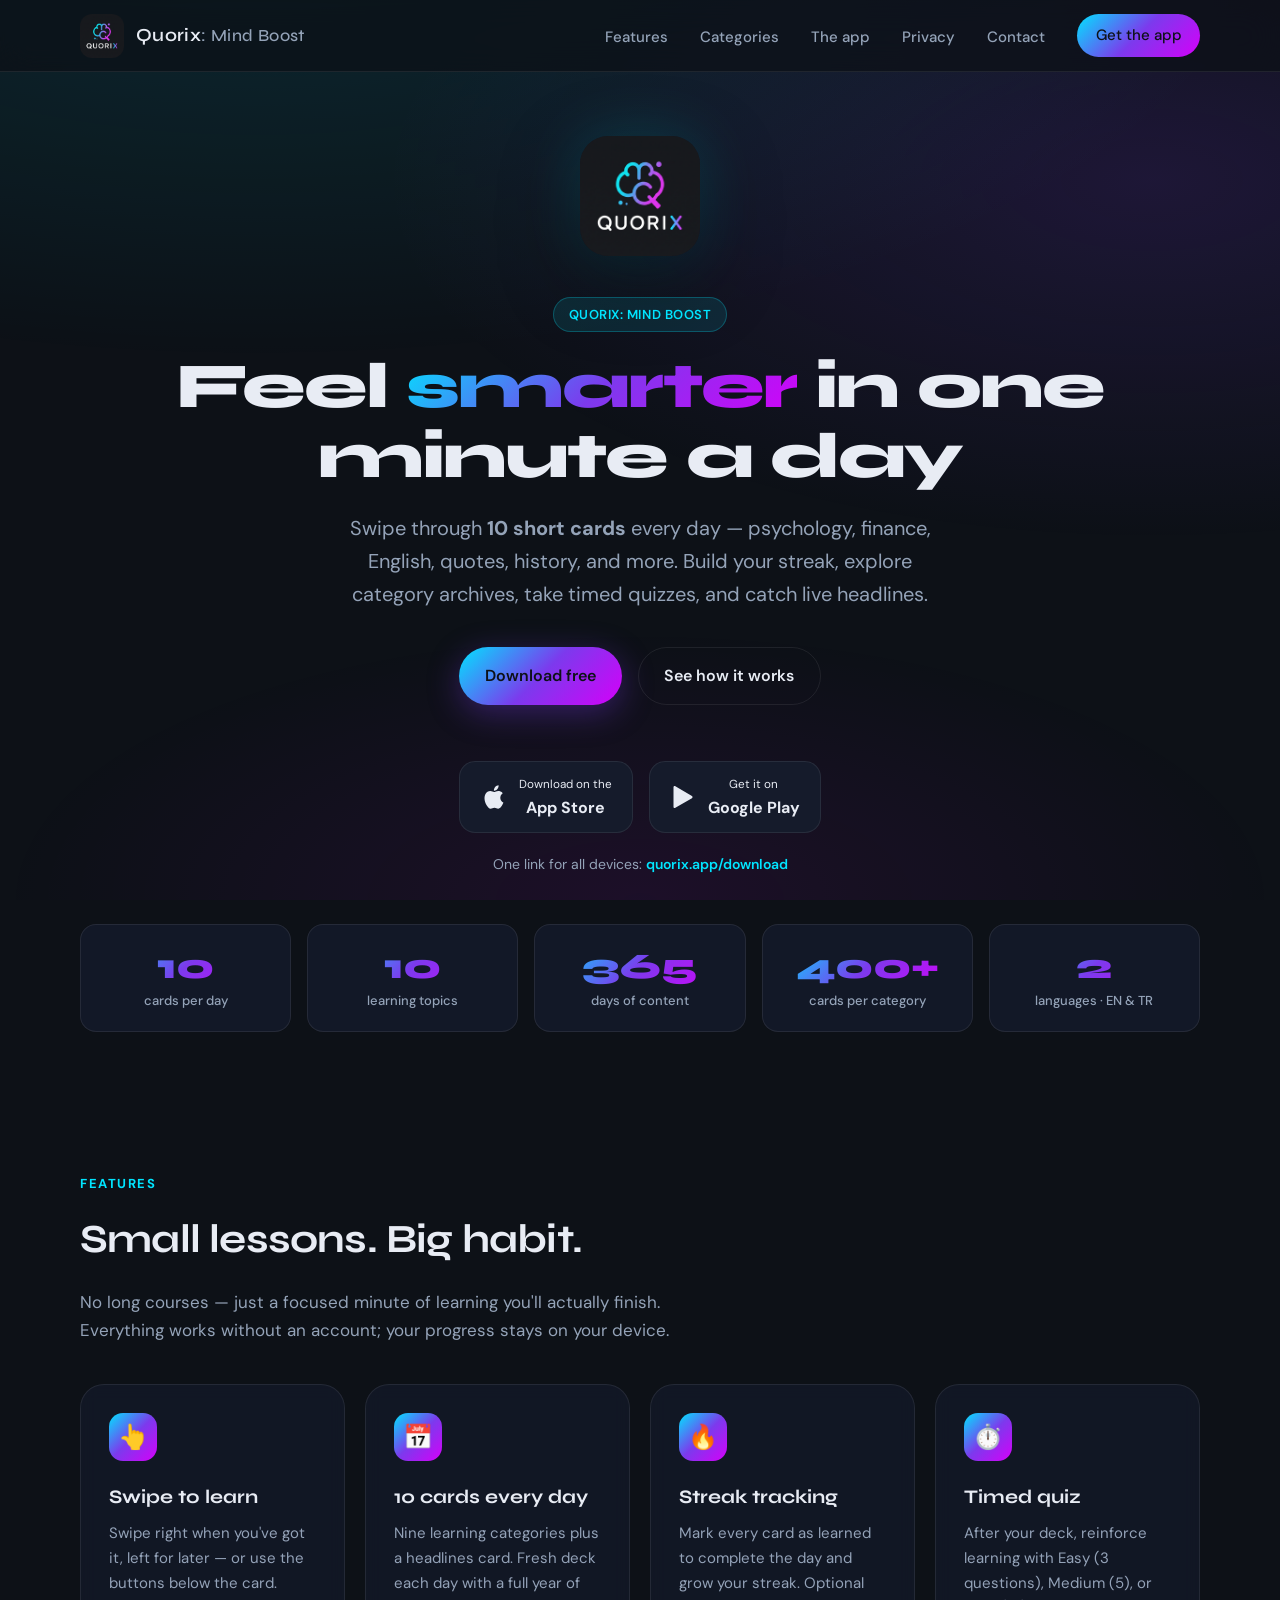
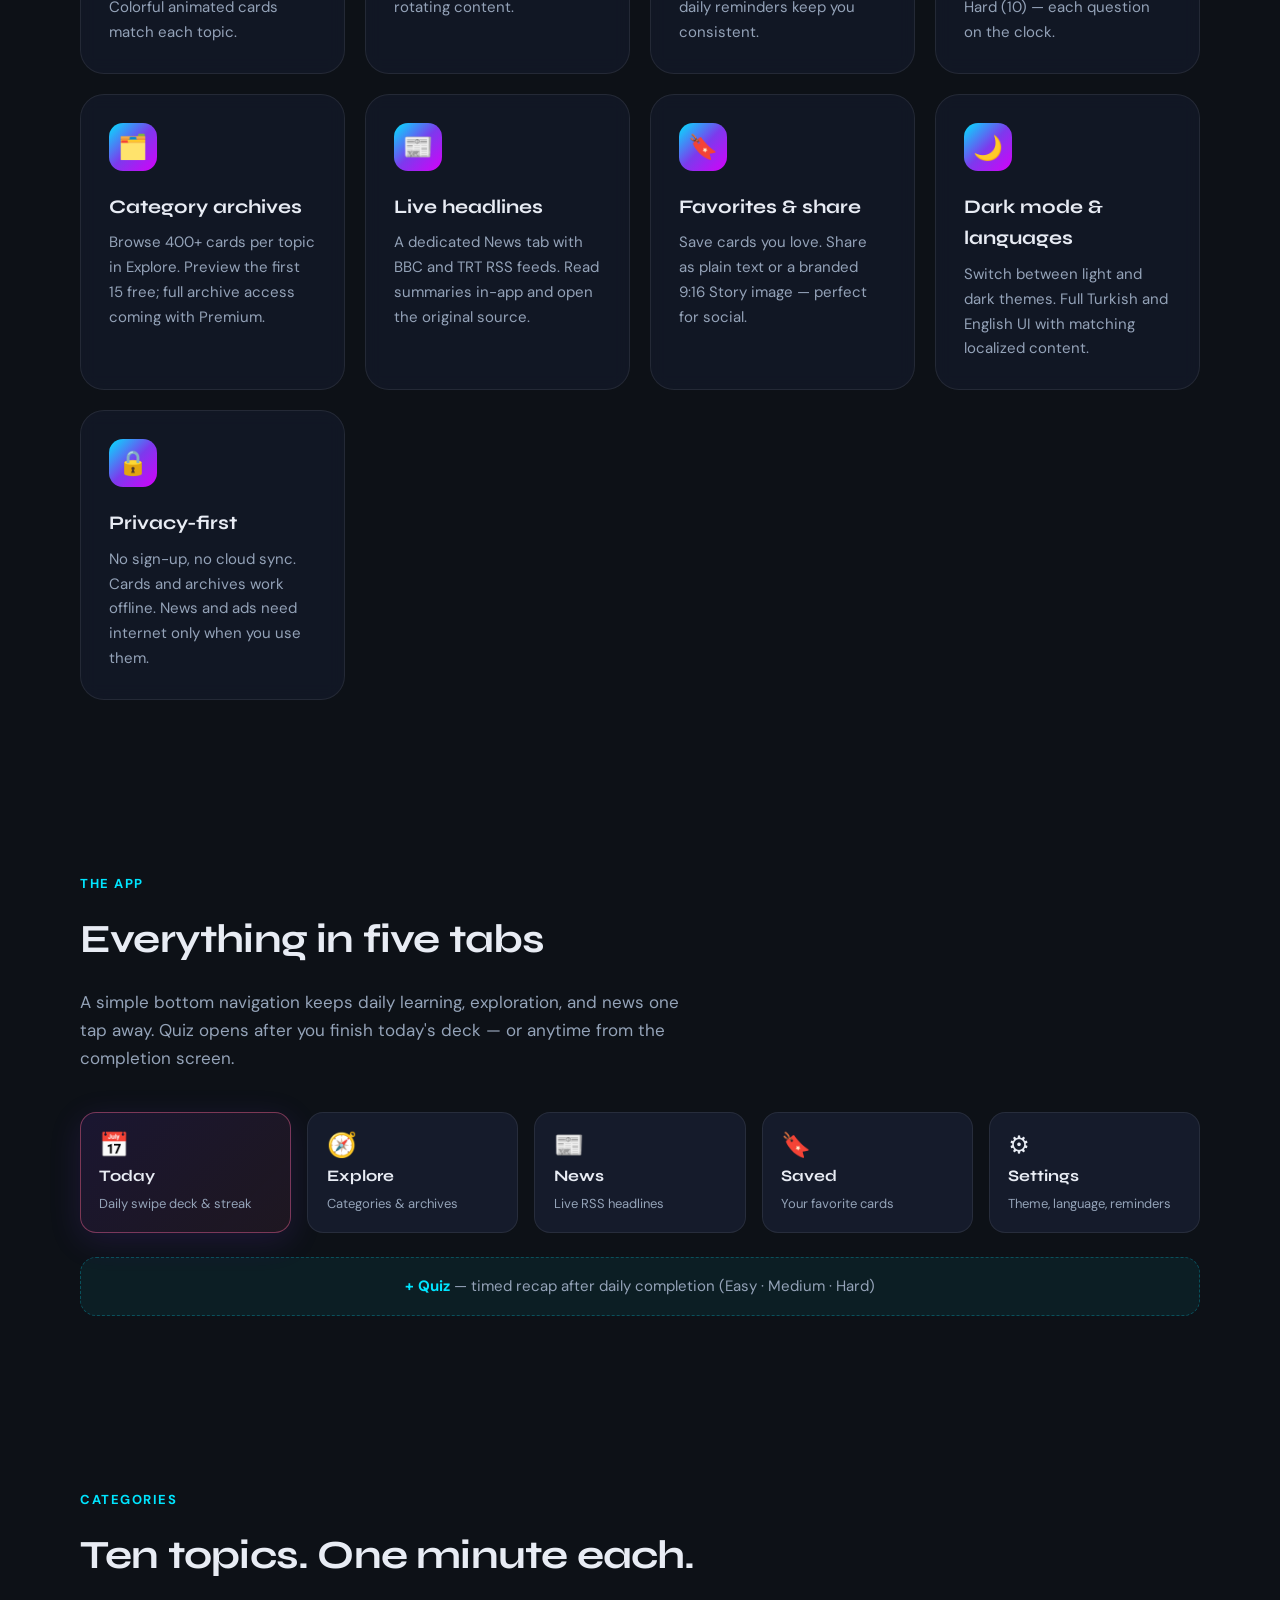
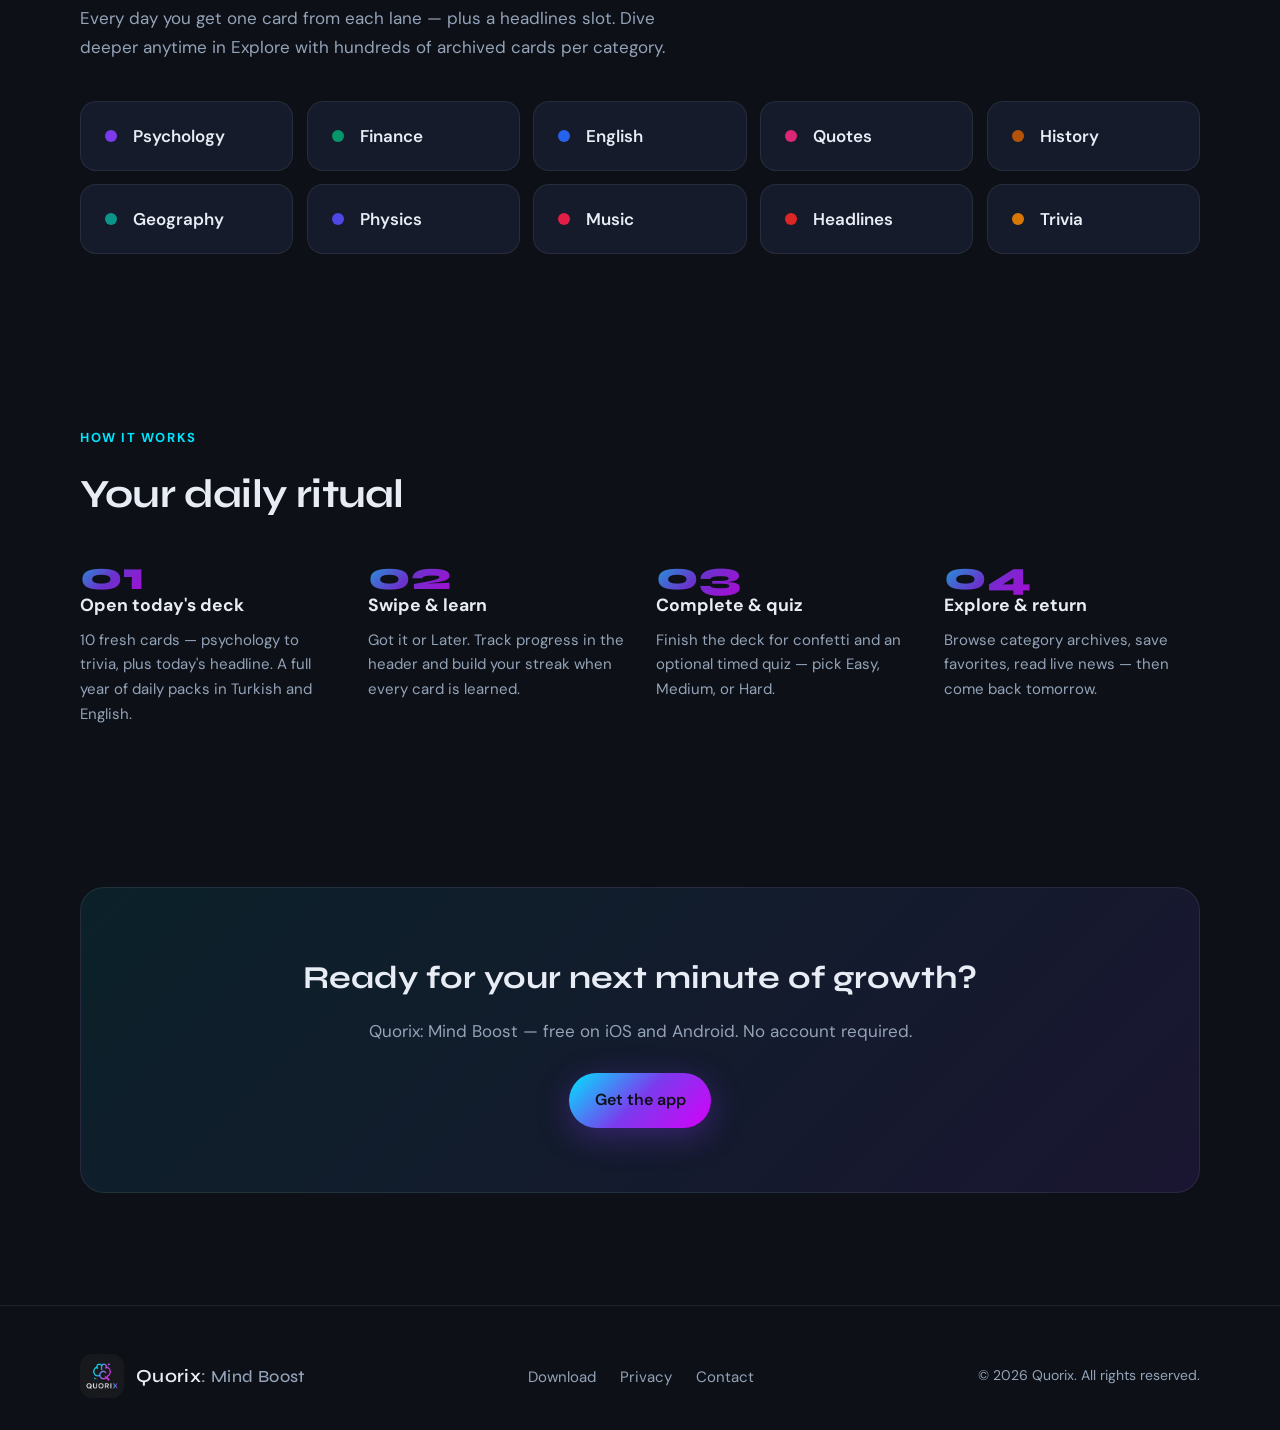
<file: index.html>
<!DOCTYPE html>
<html lang="en">
  <head>
    <meta charset="UTF-8" />
    <meta name="viewport" content="width=device-width, initial-scale=1.0" />
    <meta name="description" content="Quorix: Mind Boost — learn something new every day in about one minute. 10 swipeable cards, streaks, quizzes, category archives, and live headlines." />
    <title>Quorix: Mind Boost — Daily micro-learning in one minute</title>
    <meta name="apple-itunes-app" content="app-id=6770055395" />
    <link rel="icon" href="assets/logo.png" type="image/png" />
    <link rel="preconnect" href="https://fonts.googleapis.com" />
    <link rel="preconnect" href="https://fonts.gstatic.com" crossorigin />
    <link href="https://fonts.googleapis.com/css2?family=DM+Sans:opsz,wght@9..40,400;9..40,500;9..40,600;9..40,700&family=Syne:wght@600;700;800&display=swap" rel="stylesheet" />
    <link rel="stylesheet" href="css/styles.css" />
  </head>
  <body>
    <header class="site-header">
      <div class="container nav-inner">
        <a href="./" class="brand">
          <img src="assets/logo.png" alt="Quorix" width="44" height="44" />
          <span>Quorix<span class="brand-sub">: Mind Boost</span></span>
        </a>
        <button class="menu-toggle" type="button" aria-label="Menu" aria-expanded="false">
          <svg width="24" height="24" fill="none" stroke="currentColor" stroke-width="2" viewBox="0 0 24 24"><path d="M4 7h16M4 12h16M4 17h16"/></svg>
        </button>
        <ul class="nav-links">
          <li><a href="#features">Features</a></li>
          <li><a href="#categories">Categories</a></li>
          <li><a href="#app">The app</a></li>
          <li><a href="privacy.html">Privacy</a></li>
          <li><a href="contact.html">Contact</a></li>
          <li><a href="download.html" class="nav-cta">Get the app</a></li>
        </ul>
      </div>
    </header>

    <main>
      <section class="hero">
        <div class="container">
          <img class="hero-logo" src="assets/logo.png" alt="Quorix: Mind Boost" width="120" height="120" />
          <p class="hero-badge">Quorix: Mind Boost</p>
          <h1>Feel <span class="gradient-text">smarter</span> in one minute a day</h1>
          <p class="hero-lead">
            Swipe through <strong>10 short cards</strong> every day — psychology, finance, English,
            quotes, history, and more. Build your streak, explore category archives, take timed
            quizzes, and catch live headlines.
          </p>
          <div class="hero-actions">
            <a href="download.html" class="btn btn-primary">Download free</a>
            <a href="#how" class="btn btn-ghost">See how it works</a>
          </div>
          <div class="store-badges store-badges--live" id="download">
            <a
              href="https://apps.apple.com/us/app/quorix-mind-boost/id6770055395"
              class="store-badge"
              target="_blank"
              rel="noopener noreferrer"
            >
              <svg width="28" height="28" viewBox="0 0 24 24" fill="currentColor" aria-hidden="true"><path d="M18.71 19.5c-.83 1.24-1.71 2.45-3.05 2.47-1.34.03-1.77-.79-3.29-.79-1.53 0-2 .77-3.27.82-1.31.05-2.3-1.32-3.14-2.53C4.25 17 2.94 12.45 4.7 9.39c.87-1.52 2.43-2.48 4.12-2.51 1.28-.02 2.5.87 3.29.87.78 0 2.26-1.07 3.8-.91.65.03 2.47.26 3.64 1.98-.09.06-2.17 1.28-2.15 3.81.03 3.02 2.65 4.03 2.68 4.04-.03.07-.42 1.44-1.38 2.83M13 3.5c.73-.83 1.94-1.46 2.94-1.5.13 1.17-.34 2.35-1.04 3.19-.69.85-1.83 1.51-2.95 1.42-.15-1.15.41-2.35 1.05-3.11z"/></svg>
              <span><small>Download on the</small><strong>App Store</strong></span>
            </a>
            <a
              href="https://play.google.com/store/apps/details?id=com.talhacosar.quorix"
              class="store-badge"
              target="_blank"
              rel="noopener noreferrer"
            >
              <svg width="28" height="28" viewBox="0 0 24 24" fill="currentColor" aria-hidden="true"><path d="M3 20.5v-17c0-.83.94-1.3 1.6-.8l14.2 8.5c.7.42.7 1.38 0 1.8L4.6 21.3c-.66.5-1.6.03-1.6-.8z"/></svg>
              <span><small>Get it on</small><strong>Google Play</strong></span>
            </a>
          </div>
          <p class="smart-link-hint">
            One link for all devices:
            <a href="download.html">quorix.app/download</a>
          </p>
        </div>
      </section>

      <section class="stats-band" aria-label="App highlights">
        <div class="container stats-grid">
          <div class="stat-card">
            <span class="stat-value">10</span>
            <span class="stat-label">cards per day</span>
          </div>
          <div class="stat-card">
            <span class="stat-value">10</span>
            <span class="stat-label">learning topics</span>
          </div>
          <div class="stat-card">
            <span class="stat-value">365</span>
            <span class="stat-label">days of content</span>
          </div>
          <div class="stat-card">
            <span class="stat-value">400+</span>
            <span class="stat-label">cards per category</span>
          </div>
          <div class="stat-card">
            <span class="stat-value">2</span>
            <span class="stat-label">languages · EN &amp; TR</span>
          </div>
        </div>
      </section>

      <section id="features">
        <div class="container">
          <p class="section-label">Features</p>
          <h2 class="section-title">Small lessons. Big habit.</h2>
          <p class="section-desc">
            No long courses — just a focused minute of learning you'll actually finish.
            Everything works without an account; your progress stays on your device.
          </p>
          <div class="features-grid">
            <article class="feature-card">
              <div class="feature-icon" aria-hidden="true">👆</div>
              <h3>Swipe to learn</h3>
              <p>Swipe right when you've got it, left for later — or use the buttons below the card. Colorful animated cards match each topic.</p>
            </article>
            <article class="feature-card">
              <div class="feature-icon" aria-hidden="true">📅</div>
              <h3>10 cards every day</h3>
              <p>Nine learning categories plus a headlines card. Fresh deck each day with a full year of rotating content.</p>
            </article>
            <article class="feature-card">
              <div class="feature-icon" aria-hidden="true">🔥</div>
              <h3>Streak tracking</h3>
              <p>Mark every card as learned to complete the day and grow your streak. Optional daily reminders keep you consistent.</p>
            </article>
            <article class="feature-card">
              <div class="feature-icon" aria-hidden="true">⏱️</div>
              <h3>Timed quiz</h3>
              <p>After your deck, reinforce learning with Easy (3 questions), Medium (5), or Hard (10) — each question on the clock.</p>
            </article>
            <article class="feature-card">
              <div class="feature-icon" aria-hidden="true">🗂️</div>
              <h3>Category archives</h3>
              <p>Browse 400+ cards per topic in Explore. Preview the first 15 free; full archive access coming with Premium.</p>
            </article>
            <article class="feature-card">
              <div class="feature-icon" aria-hidden="true">📰</div>
              <h3>Live headlines</h3>
              <p>A dedicated News tab with BBC and TRT RSS feeds. Read summaries in-app and open the original source.</p>
            </article>
            <article class="feature-card">
              <div class="feature-icon" aria-hidden="true">🔖</div>
              <h3>Favorites &amp; share</h3>
              <p>Save cards you love. Share as plain text or a branded 9:16 Story image — perfect for social.</p>
            </article>
            <article class="feature-card">
              <div class="feature-icon" aria-hidden="true">🌙</div>
              <h3>Dark mode &amp; languages</h3>
              <p>Switch between light and dark themes. Full Turkish and English UI with matching localized content.</p>
            </article>
            <article class="feature-card">
              <div class="feature-icon" aria-hidden="true">🔒</div>
              <h3>Privacy-first</h3>
              <p>No sign-up, no cloud sync. Cards and archives work offline. News and ads need internet only when you use them.</p>
            </article>
          </div>
        </div>
      </section>

      <section id="app">
        <div class="container">
          <p class="section-label">The app</p>
          <h2 class="section-title">Everything in five tabs</h2>
          <p class="section-desc">
            A simple bottom navigation keeps daily learning, exploration, and news one tap away.
            Quiz opens after you finish today's deck — or anytime from the completion screen.
          </p>
          <div class="app-tabs">
            <div class="app-tab app-tab--active">
              <span class="app-tab-icon" aria-hidden="true">📅</span>
              <span class="app-tab-name">Today</span>
              <span class="app-tab-desc">Daily swipe deck &amp; streak</span>
            </div>
            <div class="app-tab">
              <span class="app-tab-icon" aria-hidden="true">🧭</span>
              <span class="app-tab-name">Explore</span>
              <span class="app-tab-desc">Categories &amp; archives</span>
            </div>
            <div class="app-tab">
              <span class="app-tab-icon" aria-hidden="true">📰</span>
              <span class="app-tab-name">News</span>
              <span class="app-tab-desc">Live RSS headlines</span>
            </div>
            <div class="app-tab">
              <span class="app-tab-icon" aria-hidden="true">🔖</span>
              <span class="app-tab-name">Saved</span>
              <span class="app-tab-desc">Your favorite cards</span>
            </div>
            <div class="app-tab">
              <span class="app-tab-icon" aria-hidden="true">⚙️</span>
              <span class="app-tab-name">Settings</span>
              <span class="app-tab-desc">Theme, language, reminders</span>
            </div>
          </div>
          <p class="app-quiz-note">
            <strong>+ Quiz</strong> — timed recap after daily completion (Easy · Medium · Hard)
          </p>
        </div>
      </section>

      <section id="categories">
        <div class="container">
          <p class="section-label">Categories</p>
          <h2 class="section-title">Ten topics. One minute each.</h2>
          <p class="section-desc">
            Every day you get one card from each lane — plus a headlines slot.
            Dive deeper anytime in Explore with hundreds of archived cards per category.
          </p>
          <div class="categories">
            <div class="category-pill"><span class="category-dot" style="background:#7c3aed"></span><span>Psychology</span></div>
            <div class="category-pill"><span class="category-dot" style="background:#059669"></span><span>Finance</span></div>
            <div class="category-pill"><span class="category-dot" style="background:#2563eb"></span><span>English</span></div>
            <div class="category-pill"><span class="category-dot" style="background:#db2777"></span><span>Quotes</span></div>
            <div class="category-pill"><span class="category-dot" style="background:#b45309"></span><span>History</span></div>
            <div class="category-pill"><span class="category-dot" style="background:#0d9488"></span><span>Geography</span></div>
            <div class="category-pill"><span class="category-dot" style="background:#4f46e5"></span><span>Physics</span></div>
            <div class="category-pill"><span class="category-dot" style="background:#e11d48"></span><span>Music</span></div>
            <div class="category-pill"><span class="category-dot" style="background:#dc2626"></span><span>Headlines</span></div>
            <div class="category-pill"><span class="category-dot" style="background:#d97706"></span><span>Trivia</span></div>
          </div>
        </div>
      </section>

      <section id="how">
        <div class="container">
          <p class="section-label">How it works</p>
          <h2 class="section-title">Your daily ritual</h2>
          <div class="steps">
            <div class="step">
              <h3>Open today's deck</h3>
              <p>10 fresh cards — psychology to trivia, plus today's headline. A full year of daily packs in Turkish and English.</p>
            </div>
            <div class="step">
              <h3>Swipe &amp; learn</h3>
              <p>Got it or Later. Track progress in the header and build your streak when every card is learned.</p>
            </div>
            <div class="step">
              <h3>Complete &amp; quiz</h3>
              <p>Finish the deck for confetti and an optional timed quiz — pick Easy, Medium, or Hard.</p>
            </div>
            <div class="step">
              <h3>Explore &amp; return</h3>
              <p>Browse category archives, save favorites, read live news — then come back tomorrow.</p>
            </div>
          </div>
        </div>
      </section>

      <section>
        <div class="container">
          <div class="cta-band">
            <h2>Ready for your next minute of growth?</h2>
            <p>Quorix: Mind Boost — free on iOS and Android. No account required.</p>
            <a href="download.html" class="btn btn-primary">Get the app</a>
          </div>
        </div>
      </section>
    </main>

    <footer class="site-footer">
      <div class="container footer-inner">
        <a href="./" class="brand"><img src="assets/logo.png" alt="" width="36" height="36" /><span>Quorix<span class="brand-sub">: Mind Boost</span></span></a>
        <ul class="footer-links">
          <li><a href="download.html">Download</a></li>
          <li><a href="privacy.html">Privacy</a></li>
          <li><a href="contact.html">Contact</a></li>
        </ul>
        <p class="footer-copy">© 2026 Quorix. All rights reserved.</p>
      </div>
    </footer>
    <script src="js/main.js"></script>
  </body>
</html>
</file>
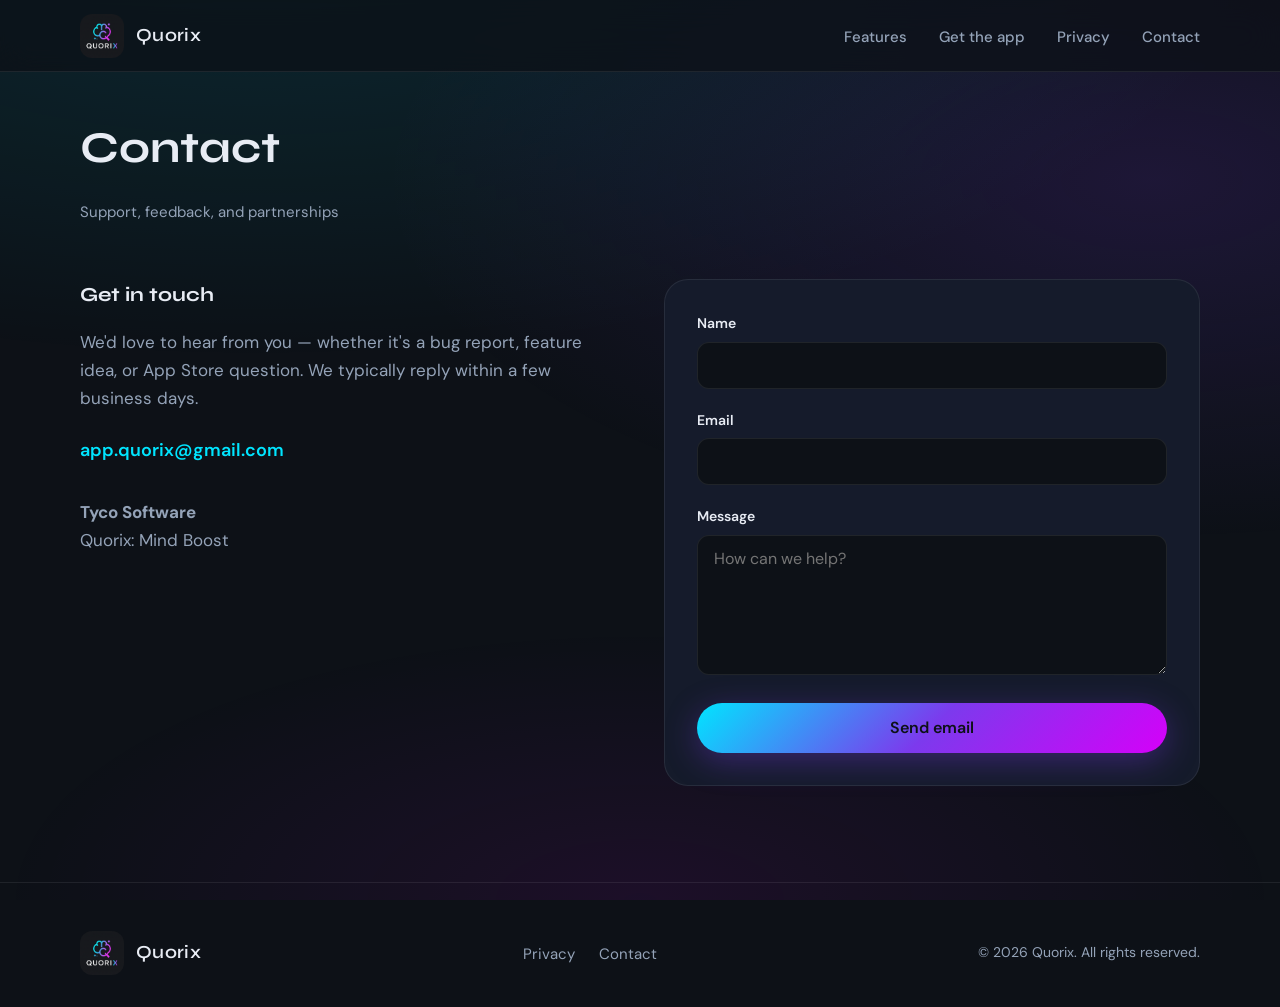
<file: contact.html>
<!DOCTYPE html>
<html lang="en">
  <head>
    <meta charset="UTF-8" />
    <meta name="viewport" content="width=device-width, initial-scale=1.0" />
    <meta name="description" content="Contact Quorix support" />
    <title>Contact — Quorix</title>
    <link rel="icon" href="assets/logo.png" type="image/png" />
    <link rel="preconnect" href="https://fonts.googleapis.com" />
    <link rel="preconnect" href="https://fonts.gstatic.com" crossorigin />
    <link href="https://fonts.googleapis.com/css2?family=DM+Sans:opsz,wght@9..40,400;9..40,500;9..40,600;9..40,700&family=Syne:wght@600;700;800&display=swap" rel="stylesheet" />
    <link rel="stylesheet" href="css/styles.css" />
  </head>
  <body>
    <header class="site-header">
      <div class="container nav-inner">
        <a href="./" class="brand">
          <img src="assets/logo.png" alt="Quorix" width="44" height="44" />
          <span>Quorix</span>
        </a>
        <button class="menu-toggle" type="button" aria-label="Menu" aria-expanded="false">
          <svg width="24" height="24" fill="none" stroke="currentColor" stroke-width="2" viewBox="0 0 24 24"><path d="M4 7h16M4 12h16M4 17h16"/></svg>
        </button>
        <ul class="nav-links">
          <li><a href="index.html#features">Features</a></li>
          <li><a href="download.html">Get the app</a></li>
          <li><a href="privacy.html">Privacy</a></li>
          <li><a href="contact.html">Contact</a></li>
        </ul>
      </div>
    </header>

    <main class="container">
      <div class="page-hero">
        <h1>Contact</h1>
        <p class="meta">Support, feedback, and partnerships</p>
      </div>

      <div class="contact-grid">
        <div class="contact-info">
          <h3>Get in touch</h3>
          <p>
            We'd love to hear from you — whether it's a bug report, feature idea, or
            App Store question. We typically reply within a few business days.
          </p>
          <a class="contact-email" href="mailto:app.quorix@gmail.com">
            app.quorix@gmail.com
          </a>
          <p class="meta" style="margin-top: 2rem">
            <strong>Tyco Software</strong><br />
            Quorix: Mind Boost
          </p>
        </div>

        <div class="contact-card">
          <form class="contact-form" data-mailto="app.quorix@gmail.com">
            <label for="name">Name</label>
            <input id="name" name="name" type="text" required autocomplete="name" />

            <label for="email">Email</label>
            <input id="email" name="email" type="email" required autocomplete="email" />

            <label for="message">Message</label>
            <textarea id="message" name="message" required placeholder="How can we help?"></textarea>

            <button type="submit" class="btn btn-primary" style="width: 100%">Send email</button>
          </form>
        </div>
      </div>
    </main>

    <footer class="site-footer">
      <div class="container footer-inner">
        <a href="./" class="brand"><img src="assets/logo.png" alt="" width="36" height="36" /><span>Quorix</span></a>
        <ul class="footer-links">
          <li><a href="privacy.html">Privacy</a></li>
          <li><a href="contact.html">Contact</a></li>
        </ul>
        <p class="footer-copy">© 2026 Quorix. All rights reserved.</p>
      </div>
    </footer>
    <script src="js/main.js"></script>
  </body>
</html>
</file>
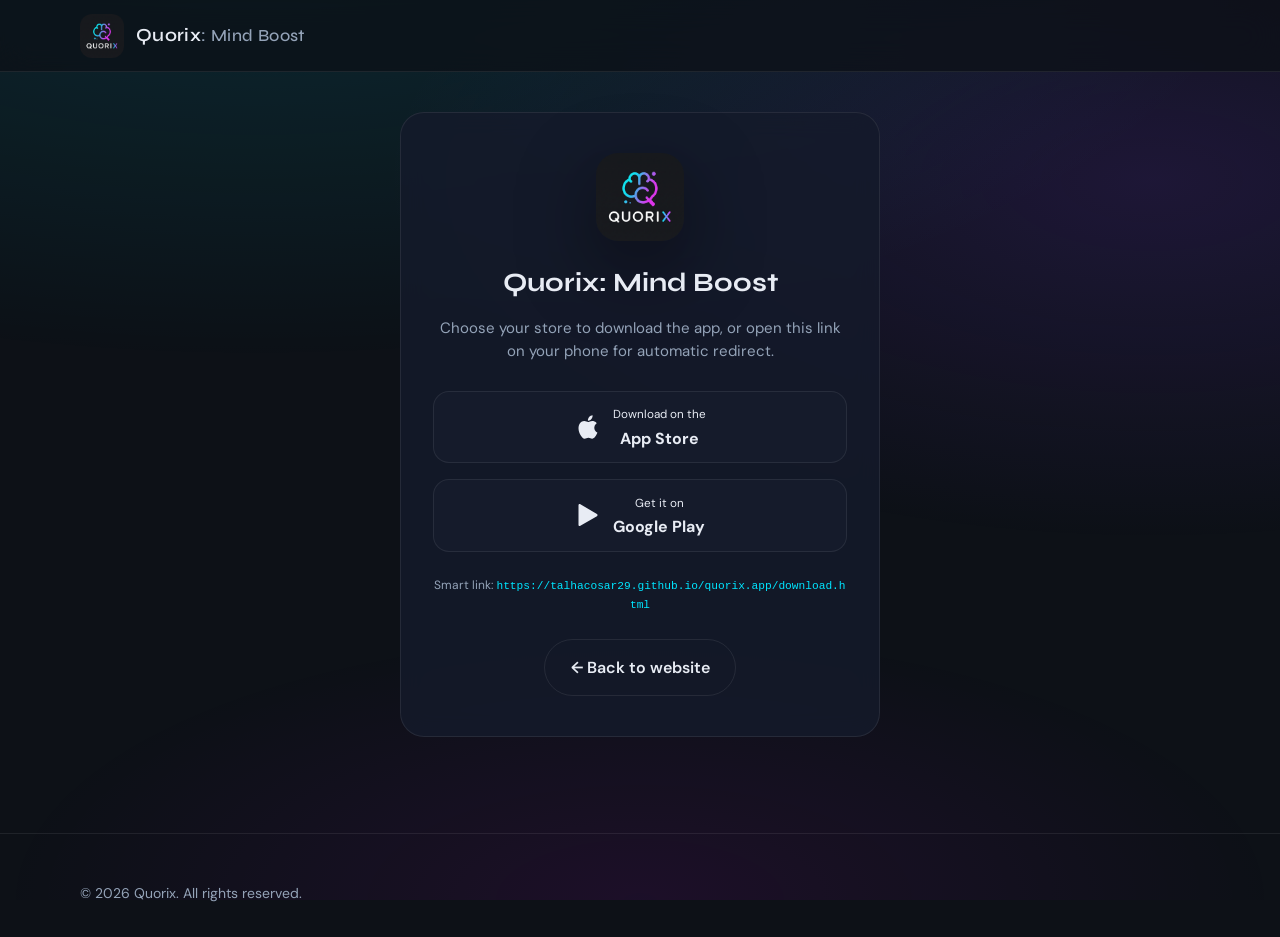
<file: download.html>
<!DOCTYPE html>
<html lang="en">
  <head>
    <meta charset="UTF-8" />
    <meta name="viewport" content="width=device-width, initial-scale=1.0" />
    <meta name="description" content="Download Quorix: Mind Boost on the App Store or Google Play." />
    <title>Download — Quorix: Mind Boost</title>
    <link rel="icon" href="assets/logo.png" type="image/png" />
    <link rel="preconnect" href="https://fonts.googleapis.com" />
    <link rel="preconnect" href="https://fonts.gstatic.com" crossorigin />
    <link href="https://fonts.googleapis.com/css2?family=DM+Sans:opsz,wght@9..40,400;9..40,500;9..40,600;9..40,700&family=Syne:wght@600;700;800&display=swap" rel="stylesheet" />
    <link rel="stylesheet" href="css/styles.css" />
    <script src="js/store.js"></script>
    <script>
      (function () {
        if (QuorixStore.redirectToStore()) return;
      })();
    </script>
  </head>
  <body>
    <header class="site-header">
      <div class="container nav-inner">
        <a href="./" class="brand">
          <img src="assets/logo.png" alt="Quorix" width="44" height="44" />
          <span>Quorix<span class="brand-sub">: Mind Boost</span></span>
        </a>
      </div>
    </header>

    <main class="container download-page">
      <div class="download-card">
        <img src="assets/logo.png" alt="" width="88" height="88" class="download-logo" />
        <h1>Quorix: Mind Boost</h1>
        <p class="download-lead">
          Choose your store to download the app, or open this link on your phone for automatic redirect.
        </p>
        <div class="store-badges store-badges--live">
          <a
            href="https://apps.apple.com/us/app/quorix-mind-boost/id6770055395"
            class="store-badge"
            target="_blank"
            rel="noopener noreferrer"
          >
            <svg width="28" height="28" viewBox="0 0 24 24" fill="currentColor" aria-hidden="true"><path d="M18.71 19.5c-.83 1.24-1.71 2.45-3.05 2.47-1.34.03-1.77-.79-3.29-.79-1.53 0-2 .77-3.27.82-1.31.05-2.3-1.32-3.14-2.53C4.25 17 2.94 12.45 4.7 9.39c.87-1.52 2.43-2.48 4.12-2.51 1.28-.02 2.5.87 3.29.87.78 0 2.26-1.07 3.8-.91.65.03 2.47.26 3.64 1.98-.09.06-2.17 1.28-2.15 3.81.03 3.02 2.65 4.03 2.68 4.04-.03.07-.42 1.44-1.38 2.83M13 3.5c.73-.83 1.94-1.46 2.94-1.5.13 1.17-.34 2.35-1.04 3.19-.69.85-1.83 1.51-2.95 1.42-.15-1.15.41-2.35 1.05-3.11z"/></svg>
            <span><small>Download on the</small><strong>App Store</strong></span>
          </a>
          <a
            href="https://play.google.com/store/apps/details?id=com.talhacosar.quorix"
            class="store-badge"
            target="_blank"
            rel="noopener noreferrer"
          >
            <svg width="28" height="28" viewBox="0 0 24 24" fill="currentColor" aria-hidden="true"><path d="M3 20.5v-17c0-.83.94-1.3 1.6-.8l14.2 8.5c.7.42.7 1.38 0 1.8L4.6 21.3c-.66.5-1.6.03-1.6-.8z"/></svg>
            <span><small>Get it on</small><strong>Google Play</strong></span>
          </a>
        </div>
        <p class="download-note">
          Smart link: <code>https://talhacosar29.github.io/quorix.app/download.html</code>
        </p>
        <a href="./" class="btn btn-ghost download-back">← Back to website</a>
      </div>
    </main>

    <footer class="site-footer">
      <div class="container footer-inner">
        <p class="footer-copy">© 2026 Quorix. All rights reserved.</p>
      </div>
    </footer>
  </body>
</html>
</file>
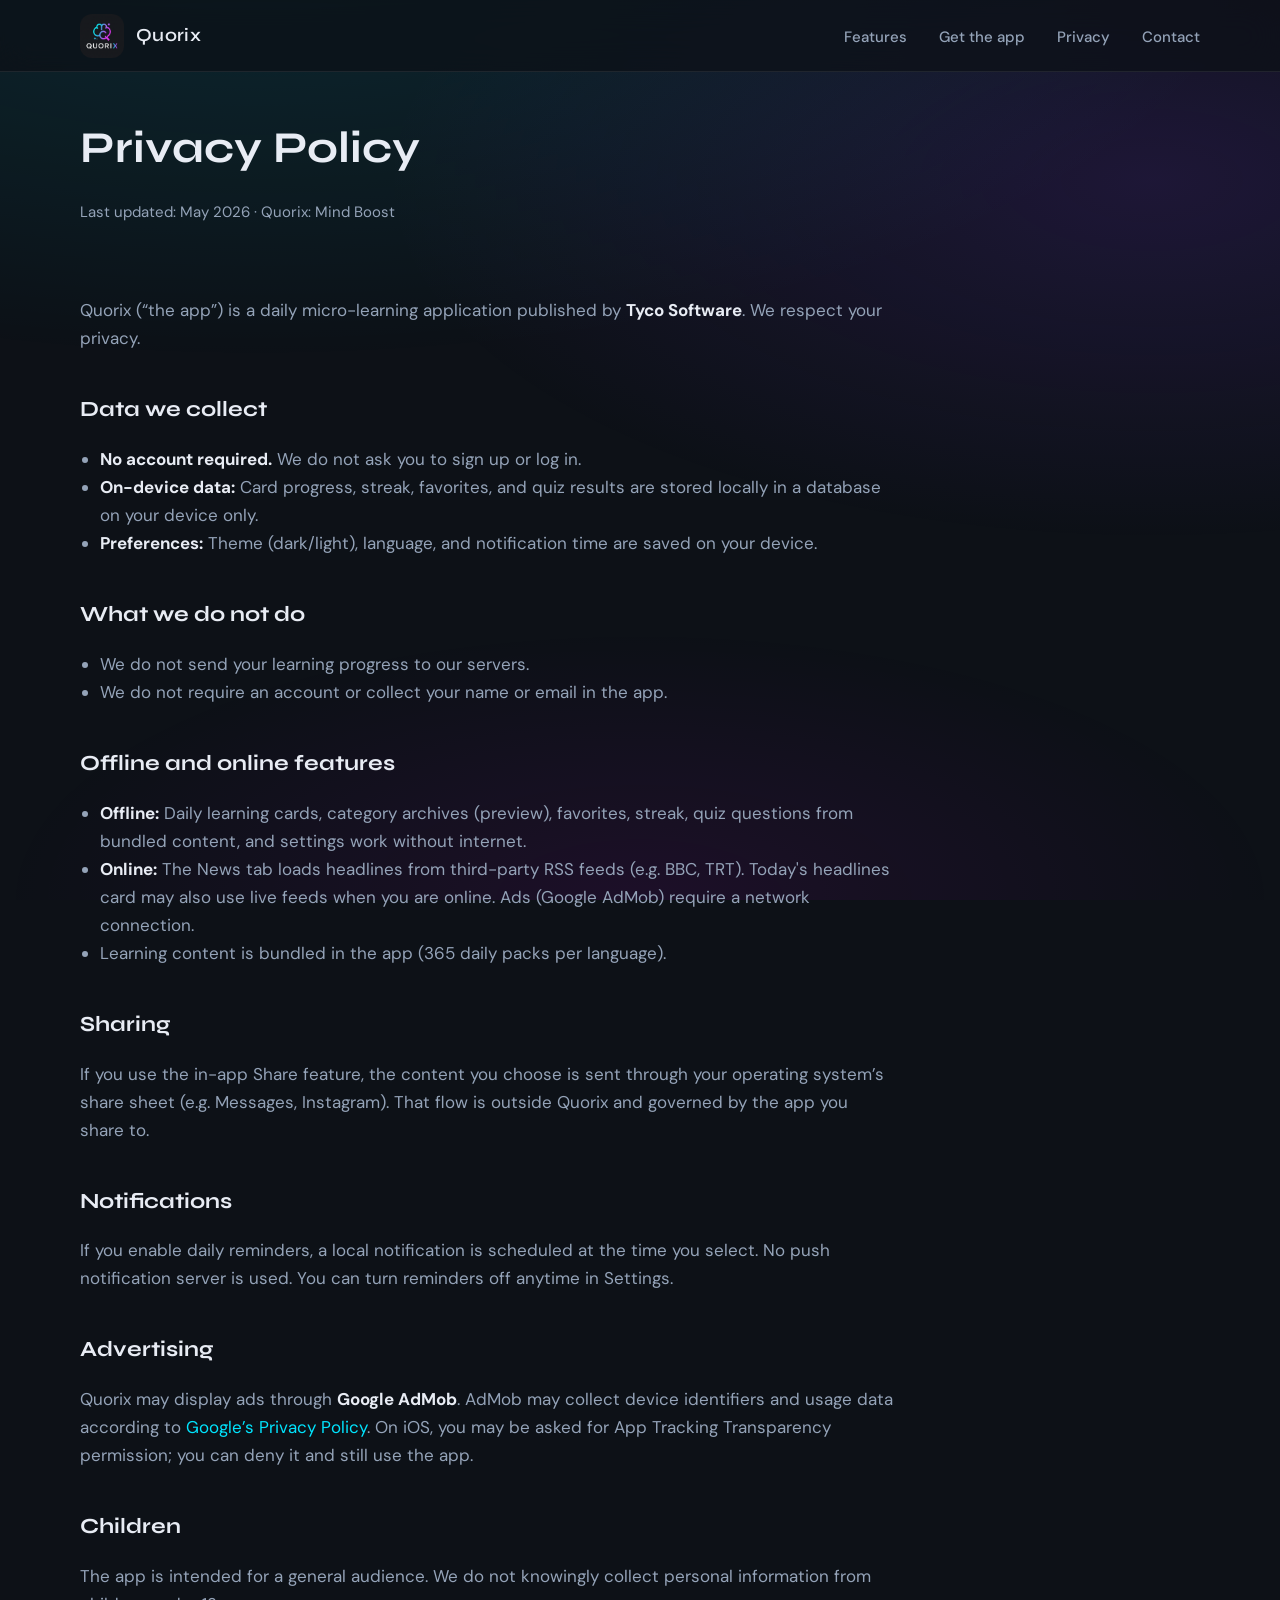
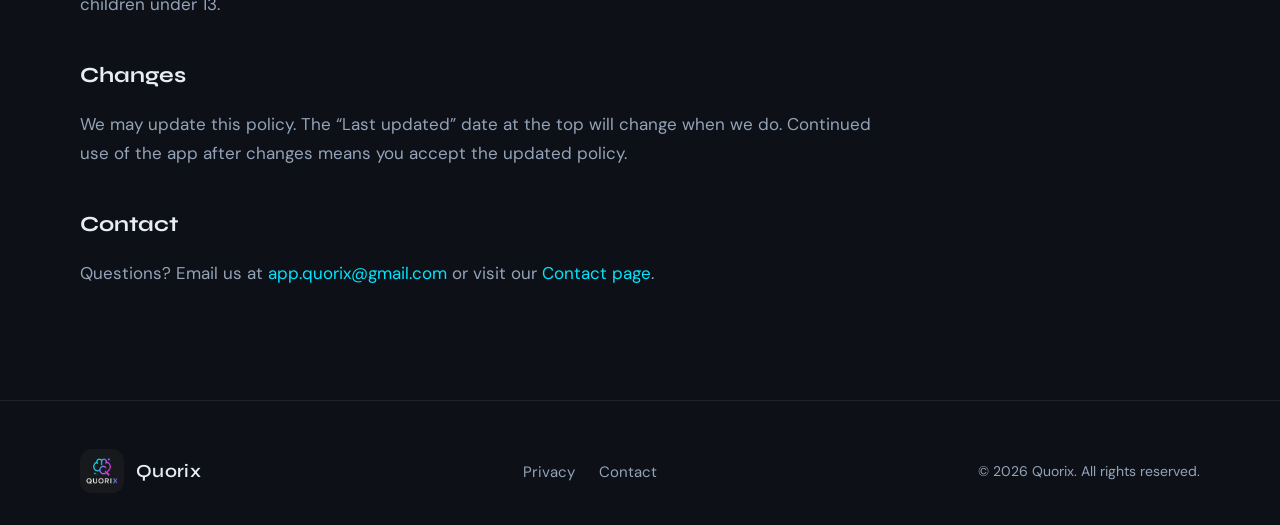
<file: privacy.html>
<!DOCTYPE html>
<html lang="en">
  <head>
    <meta charset="UTF-8" />
    <meta name="viewport" content="width=device-width, initial-scale=1.0" />
    <meta name="description" content="Quorix Privacy Policy" />
    <title>Privacy Policy — Quorix</title>
    <link rel="icon" href="assets/logo.png" type="image/png" />
    <link rel="preconnect" href="https://fonts.googleapis.com" />
    <link rel="preconnect" href="https://fonts.gstatic.com" crossorigin />
    <link href="https://fonts.googleapis.com/css2?family=DM+Sans:opsz,wght@9..40,400;9..40,500;9..40,600;9..40,700&family=Syne:wght@600;700;800&display=swap" rel="stylesheet" />
    <link rel="stylesheet" href="css/styles.css" />
  </head>
  <body>
    <header class="site-header">
      <div class="container nav-inner">
        <a href="./" class="brand">
          <img src="assets/logo.png" alt="Quorix" width="44" height="44" />
          <span>Quorix</span>
        </a>
        <button class="menu-toggle" type="button" aria-label="Menu" aria-expanded="false">
          <svg width="24" height="24" fill="none" stroke="currentColor" stroke-width="2" viewBox="0 0 24 24"><path d="M4 7h16M4 12h16M4 17h16"/></svg>
        </button>
        <ul class="nav-links">
          <li><a href="index.html#features">Features</a></li>
          <li><a href="download.html">Get the app</a></li>
          <li><a href="privacy.html">Privacy</a></li>
          <li><a href="contact.html">Contact</a></li>
        </ul>
      </div>
    </header>

    <main class="container">
      <div class="page-hero">
        <h1>Privacy Policy</h1>
        <p class="meta">Last updated: May 2026 · Quorix: Mind Boost</p>
      </div>

      <article class="prose">
        <p>
          Quorix (“the app”) is a daily micro-learning application published by
          <strong>Tyco Software</strong>. We respect your privacy.
        </p>

        <h2>Data we collect</h2>
        <ul>
          <li><strong>No account required.</strong> We do not ask you to sign up or log in.</li>
          <li>
            <strong>On-device data:</strong> Card progress, streak, favorites, and quiz
            results are stored locally in a database on your device only.
          </li>
          <li>
            <strong>Preferences:</strong> Theme (dark/light), language, and notification
            time are saved on your device.
          </li>
        </ul>

        <h2>What we do not do</h2>
        <ul>
          <li>We do not send your learning progress to our servers.</li>
          <li>We do not require an account or collect your name or email in the app.</li>
        </ul>

        <h2>Offline and online features</h2>
        <ul>
          <li>
            <strong>Offline:</strong> Daily learning cards, category archives (preview),
            favorites, streak, quiz questions from bundled content, and settings work
            without internet.
          </li>
          <li>
            <strong>Online:</strong> The News tab loads headlines from third-party RSS feeds
            (e.g. BBC, TRT). Today's headlines card may also use live feeds when you are online.
            Ads (Google AdMob) require a network connection.
          </li>
          <li>Learning content is bundled in the app (365 daily packs per language).</li>
        </ul>

        <h2>Sharing</h2>
        <p>
          If you use the in-app Share feature, the content you choose is sent through
          your operating system’s share sheet (e.g. Messages, Instagram). That flow is
          outside Quorix and governed by the app you share to.
        </p>

        <h2>Notifications</h2>
        <p>
          If you enable daily reminders, a local notification is scheduled at the time
          you select. No push notification server is used. You can turn reminders off
          anytime in Settings.
        </p>

        <h2>Advertising</h2>
        <p>
          Quorix may display ads through <strong>Google AdMob</strong>. AdMob may collect
          device identifiers and usage data according to
          <a href="https://policies.google.com/privacy" target="_blank" rel="noopener noreferrer">Google’s Privacy Policy</a>.
          On iOS, you may be asked for App Tracking Transparency permission; you can deny
          it and still use the app.
        </p>

        <h2>Children</h2>
        <p>
          The app is intended for a general audience. We do not knowingly collect personal
          information from children under 13.
        </p>

        <h2>Changes</h2>
        <p>
          We may update this policy. The “Last updated” date at the top will change when
          we do. Continued use of the app after changes means you accept the updated policy.
        </p>

        <h2>Contact</h2>
        <p>
          Questions? Email us at
          <a href="mailto:app.quorix@gmail.com">app.quorix@gmail.com</a>
          or visit our <a href="contact.html">Contact page</a>.
        </p>
      </article>
    </main>

    <footer class="site-footer">
      <div class="container footer-inner">
        <a href="./" class="brand"><img src="assets/logo.png" alt="" width="36" height="36" /><span>Quorix</span></a>
        <ul class="footer-links">
          <li><a href="privacy.html">Privacy</a></li>
          <li><a href="contact.html">Contact</a></li>
        </ul>
        <p class="footer-copy">© 2026 Quorix. All rights reserved.</p>
      </div>
    </footer>
    <script src="js/main.js"></script>
  </body>
</html>
</file>
<file: css/styles.css>
/* Quorix — brand site */
:root {
  --midnight: #0d1117;
  --surface: #151b2b;
  --surface-elevated: #1c2438;
  --cyan: #00e5ff;
  --purple: #7c3aed;
  --magenta: #d500f9;
  --pink: #f06292;
  --text: #e8ecf4;
  --text-muted: #94a3b8;
  --border: rgba(255, 255, 255, 0.08);
  --gradient: linear-gradient(135deg, var(--cyan), var(--purple), var(--magenta));
  --font: "DM Sans", system-ui, sans-serif;
  --font-display: "Syne", var(--font);
  --radius: 16px;
  --radius-lg: 24px;
  --shadow: 0 24px 80px rgba(0, 0, 0, 0.45);
  --max: 1120px;
}

*,
*::before,
*::after {
  box-sizing: border-box;
}

html {
  scroll-behavior: smooth;
}

body {
  margin: 0;
  font-family: var(--font);
  font-size: 1.0625rem;
  line-height: 1.65;
  color: var(--text);
  background: var(--midnight);
  -webkit-font-smoothing: antialiased;
}

body::before {
  content: "";
  position: fixed;
  inset: 0;
  background:
    radial-gradient(ellipse 80% 50% at 20% -10%, rgba(0, 229, 255, 0.12), transparent),
    radial-gradient(ellipse 60% 40% at 90% 20%, rgba(124, 58, 237, 0.15), transparent),
    radial-gradient(ellipse 50% 30% at 50% 100%, rgba(213, 0, 249, 0.08), transparent);
  pointer-events: none;
  z-index: -1;
}

img {
  max-width: 100%;
  height: auto;
  display: block;
}

a {
  color: var(--cyan);
  text-decoration: none;
  transition: color 0.2s, opacity 0.2s;
}

a:hover {
  color: #fff;
}

.gradient-text {
  background: var(--gradient);
  -webkit-background-clip: text;
  background-clip: text;
  color: transparent;
}

.container {
  width: min(100% - 2.5rem, var(--max));
  margin-inline: auto;
}

/* —— Nav —— */
.site-header {
  position: fixed;
  top: 0;
  left: 0;
  right: 0;
  z-index: 100;
  padding: 0.85rem 0;
  background: rgba(13, 17, 23, 0.75);
  backdrop-filter: blur(16px);
  border-bottom: 1px solid var(--border);
}

.nav-inner {
  display: flex;
  align-items: center;
  justify-content: space-between;
  gap: 1.5rem;
}

.brand {
  display: flex;
  align-items: center;
  gap: 0.75rem;
  color: var(--text);
  font-weight: 600;
  font-family: var(--font-display);
  font-size: 1.15rem;
  letter-spacing: 0.02em;
}

.brand:hover {
  color: var(--text);
  opacity: 0.95;
}

.brand img {
  width: 44px;
  height: 44px;
  border-radius: 12px;
  object-fit: cover;
}

.brand-sub {
  font-weight: 500;
  color: var(--text-muted);
  font-size: 0.92em;
}

.nav-links {
  display: flex;
  align-items: center;
  gap: 2rem;
  list-style: none;
  margin: 0;
  padding: 0;
}

.nav-links a {
  color: var(--text-muted);
  font-size: 0.9375rem;
  font-weight: 500;
}

.nav-links a:hover {
  color: var(--text);
}

.nav-cta {
  display: inline-flex;
  align-items: center;
  padding: 0.55rem 1.15rem;
  border-radius: 999px;
  background: var(--gradient);
  color: var(--midnight) !important;
  font-weight: 600;
  font-size: 0.875rem;
}

.nav-cta:hover {
  opacity: 0.92;
  color: var(--midnight) !important;
  transform: translateY(-1px);
}

.menu-toggle {
  display: none;
  background: none;
  border: none;
  color: var(--text);
  cursor: pointer;
  padding: 0.5rem;
}

/* —— Hero —— */
.hero {
  padding: 8.5rem 0 5rem;
  text-align: center;
}

.hero-logo {
  width: 120px;
  height: 120px;
  margin: 0 auto 1.75rem;
  border-radius: 28px;
  box-shadow: var(--shadow), 0 0 60px rgba(0, 229, 255, 0.2);
}

.hero-badge {
  display: inline-block;
  padding: 0.35rem 0.9rem;
  border-radius: 999px;
  font-size: 0.8125rem;
  font-weight: 600;
  letter-spacing: 0.04em;
  text-transform: uppercase;
  color: var(--cyan);
  background: rgba(0, 229, 255, 0.1);
  border: 1px solid rgba(0, 229, 255, 0.25);
  margin-bottom: 1.25rem;
}

.hero h1 {
  font-family: var(--font-display);
  font-size: clamp(2.5rem, 6vw, 4rem);
  font-weight: 800;
  line-height: 1.1;
  letter-spacing: -0.03em;
  margin: 0 0 1.25rem;
  max-width: 18ch;
  margin-inline: auto;
}

.hero-lead {
  font-size: clamp(1.0625rem, 2.5vw, 1.25rem);
  color: var(--text-muted);
  max-width: 42ch;
  margin: 0 auto 2.25rem;
}

.hero-actions {
  display: flex;
  flex-wrap: wrap;
  gap: 1rem;
  justify-content: center;
  margin-bottom: 3.5rem;
}

.btn {
  display: inline-flex;
  align-items: center;
  justify-content: center;
  gap: 0.5rem;
  padding: 0.9rem 1.6rem;
  border-radius: 999px;
  font-weight: 600;
  font-size: 1rem;
  border: none;
  cursor: pointer;
  transition: transform 0.2s, box-shadow 0.2s, opacity 0.2s;
  font-family: inherit;
}

.btn-primary {
  background: var(--gradient);
  color: var(--midnight);
  box-shadow: 0 8px 32px rgba(124, 58, 237, 0.35);
}

.btn-primary:hover {
  transform: translateY(-2px);
  box-shadow: 0 12px 40px rgba(124, 58, 237, 0.45);
  color: var(--midnight);
}

.btn-ghost {
  background: transparent;
  color: var(--text);
  border: 1px solid var(--border);
}

.btn-ghost:hover {
  background: var(--surface);
  color: var(--text);
}

.store-badges {
  display: flex;
  flex-wrap: wrap;
  gap: 1rem;
  justify-content: center;
}

.store-badge {
  display: inline-flex;
  align-items: center;
  gap: 0.65rem;
  padding: 0.65rem 1.25rem;
  background: var(--surface);
  border: 1px solid var(--border);
  border-radius: var(--radius);
  color: var(--text);
  font-size: 0.875rem;
  transition: border-color 0.2s, transform 0.2s;
}

.store-badge:hover {
  border-color: rgba(0, 229, 255, 0.35);
  transform: translateY(-2px);
  color: var(--text);
}

.store-badge--soon {
  cursor: default;
  opacity: 0.85;
}

.store-badge--soon:hover {
  transform: none;
  border-color: var(--border);
}

.store-badge strong {
  display: block;
  font-size: 1rem;
}

.store-badges--live .store-badge {
  cursor: pointer;
}

.store-badges--live .store-badge:hover {
  border-color: rgba(0, 229, 255, 0.45);
  box-shadow: 0 8px 28px rgba(124, 58, 237, 0.2);
}

.smart-link-hint {
  margin: 1.25rem 0 0;
  font-size: 0.875rem;
  color: var(--text-muted);
}

.smart-link-hint a {
  color: var(--cyan);
  font-weight: 600;
}

/* —— Download page —— */
.download-page {
  min-height: 70vh;
  display: flex;
  align-items: center;
  justify-content: center;
  padding: 7rem 0 4rem;
}

.download-card {
  max-width: 480px;
  margin-inline: auto;
  text-align: center;
  padding: 2.5rem 2rem;
  background: rgba(21, 27, 43, 0.85);
  border: 1px solid var(--border);
  border-radius: var(--radius-lg);
  backdrop-filter: blur(12px);
}

.download-logo {
  margin: 0 auto 1.25rem;
  border-radius: 22px;
  box-shadow: var(--shadow);
}

.download-card h1 {
  font-family: var(--font-display);
  font-size: 1.65rem;
  margin: 0 0 0.75rem;
}

.download-lead {
  color: var(--text-muted);
  margin: 0 0 1.75rem;
  font-size: 0.9375rem;
  line-height: 1.55;
}

.download-card .store-badges {
  flex-direction: column;
  align-items: stretch;
}

.download-card .store-badge {
  justify-content: center;
}

.download-note {
  margin: 1.5rem 0 0;
  font-size: 0.75rem;
  color: var(--text-muted);
  word-break: break-all;
}

.download-note code {
  font-size: 0.7rem;
  color: var(--cyan);
}

.download-back {
  margin-top: 1.5rem;
  display: inline-flex;
}

/* —— Stats band —— */
.stats-band {
  padding: 0 0 3rem;
  margin-top: -2rem;
}

.stats-grid {
  display: grid;
  grid-template-columns: repeat(auto-fit, minmax(140px, 1fr));
  gap: 1rem;
}

.stat-card {
  text-align: center;
  padding: 1.35rem 1rem;
  background: rgba(21, 27, 43, 0.85);
  border: 1px solid var(--border);
  border-radius: var(--radius);
  backdrop-filter: blur(8px);
}

.stat-value {
  display: block;
  font-family: var(--font-display);
  font-size: clamp(1.75rem, 4vw, 2.25rem);
  font-weight: 800;
  background: var(--gradient);
  -webkit-background-clip: text;
  background-clip: text;
  color: transparent;
  line-height: 1.1;
  margin-bottom: 0.35rem;
}

.stat-label {
  display: block;
  font-size: 0.8125rem;
  color: var(--text-muted);
  font-weight: 500;
  line-height: 1.35;
}

/* —— App tabs —— */
.app-tabs {
  display: grid;
  grid-template-columns: repeat(auto-fit, minmax(160px, 1fr));
  gap: 1rem;
  margin-bottom: 1.5rem;
}

.app-tab {
  padding: 1.25rem 1.15rem;
  background: var(--surface);
  border: 1px solid var(--border);
  border-radius: var(--radius);
  display: flex;
  flex-direction: column;
  gap: 0.35rem;
  transition: border-color 0.2s, transform 0.2s;
}

.app-tab:hover {
  border-color: rgba(124, 58, 237, 0.35);
  transform: translateY(-2px);
}

.app-tab--active {
  border-color: rgba(240, 98, 146, 0.45);
  background: linear-gradient(135deg, rgba(124, 58, 237, 0.12), rgba(240, 98, 146, 0.08));
  box-shadow: 0 8px 32px rgba(124, 58, 237, 0.15);
}

.app-tab-icon {
  font-size: 1.5rem;
  line-height: 1;
}

.app-tab-name {
  font-family: var(--font-display);
  font-weight: 700;
  font-size: 1rem;
}

.app-tab-desc {
  font-size: 0.8125rem;
  color: var(--text-muted);
  line-height: 1.35;
}

.app-quiz-note {
  text-align: center;
  color: var(--text-muted);
  font-size: 0.9375rem;
  margin: 0;
  padding: 1rem 1.25rem;
  border-radius: var(--radius);
  background: rgba(0, 229, 255, 0.06);
  border: 1px dashed rgba(0, 229, 255, 0.25);
}

.app-quiz-note strong {
  color: var(--cyan);
}

/* —— Sections —— */
section {
  padding: 5rem 0;
}

.section-label {
  font-size: 0.8125rem;
  font-weight: 700;
  letter-spacing: 0.12em;
  text-transform: uppercase;
  color: var(--cyan);
  margin-bottom: 0.75rem;
}

.section-title {
  font-family: var(--font-display);
  font-size: clamp(1.75rem, 4vw, 2.5rem);
  font-weight: 700;
  letter-spacing: -0.02em;
  margin: 0 0 1rem;
}

.section-desc {
  color: var(--text-muted);
  max-width: 52ch;
  margin: 0 0 2.5rem;
}

/* Features grid */
.features-grid {
  display: grid;
  grid-template-columns: repeat(auto-fit, minmax(260px, 1fr));
  gap: 1.25rem;
}

.feature-card {
  padding: 1.75rem;
  background: rgba(21, 27, 43, 0.7);
  border: 1px solid var(--border);
  border-radius: var(--radius-lg);
  backdrop-filter: blur(8px);
  transition: border-color 0.25s, transform 0.25s;
}

.feature-card:hover {
  border-color: rgba(124, 58, 237, 0.4);
  transform: translateY(-4px);
}

.feature-icon {
  width: 48px;
  height: 48px;
  display: flex;
  align-items: center;
  justify-content: center;
  border-radius: 14px;
  font-size: 1.5rem;
  margin-bottom: 1.25rem;
  background: var(--gradient);
}

.feature-card h3 {
  font-family: var(--font-display);
  font-size: 1.2rem;
  margin: 0 0 0.5rem;
}

.feature-card p {
  margin: 0;
  color: var(--text-muted);
  font-size: 0.9375rem;
}

/* Categories */
.categories {
  display: grid;
  grid-template-columns: repeat(auto-fit, minmax(180px, 1fr));
  gap: 0.85rem;
}

.category-pill {
  padding: 1.25rem 1.5rem;
  border-radius: var(--radius);
  border: 1px solid var(--border);
  background: var(--surface);
  display: flex;
  align-items: center;
  gap: 1rem;
}

.category-dot {
  width: 12px;
  height: 12px;
  border-radius: 50%;
  flex-shrink: 0;
}

.category-pill span {
  font-weight: 600;
}

/* Steps */
.steps {
  display: grid;
  grid-template-columns: repeat(auto-fit, minmax(200px, 1fr));
  gap: 2rem;
  counter-reset: step;
}

.step {
  position: relative;
  padding-top: 3rem;
}

.step::before {
  counter-increment: step;
  content: counter(step, decimal-leading-zero);
  position: absolute;
  top: 0;
  left: 0;
  font-family: var(--font-display);
  font-size: 2.5rem;
  font-weight: 800;
  background: var(--gradient);
  -webkit-background-clip: text;
  background-clip: text;
  color: transparent;
  opacity: 0.85;
}

.step h3 {
  font-size: 1.1rem;
  margin: 0 0 0.5rem;
}

.step p {
  margin: 0;
  color: var(--text-muted);
  font-size: 0.9375rem;
}

/* CTA band */
.cta-band {
  text-align: center;
  padding: 4rem 2rem;
  border-radius: var(--radius-lg);
  background: linear-gradient(135deg, rgba(0, 229, 255, 0.08), rgba(124, 58, 237, 0.12));
  border: 1px solid var(--border);
}

.cta-band h2 {
  font-family: var(--font-display);
  font-size: clamp(1.5rem, 3vw, 2rem);
  margin: 0 0 0.75rem;
}

.cta-band p {
  color: var(--text-muted);
  margin: 0 0 1.75rem;
}

/* —— Footer —— */
.site-footer {
  padding: 3rem 0 2rem;
  border-top: 1px solid var(--border);
  margin-top: 2rem;
}

.footer-inner {
  display: flex;
  flex-wrap: wrap;
  align-items: center;
  justify-content: space-between;
  gap: 1.5rem;
}

.footer-links {
  display: flex;
  flex-wrap: wrap;
  gap: 1.5rem;
  list-style: none;
  margin: 0;
  padding: 0;
}

.footer-links a {
  color: var(--text-muted);
  font-size: 0.9375rem;
}

.footer-copy {
  color: var(--text-muted);
  font-size: 0.875rem;
  margin: 0;
}

/* —— Inner pages (privacy, contact) —— */
.page-hero {
  padding: 7rem 0 2.5rem;
}

.page-hero h1 {
  font-family: var(--font-display);
  font-size: clamp(2rem, 4vw, 2.75rem);
  margin: 0 0 0.5rem;
}

.page-hero .meta {
  color: var(--text-muted);
  font-size: 0.9375rem;
}

.prose {
  max-width: 68ch;
  padding-bottom: 4rem;
}

.prose h2 {
  font-family: var(--font-display);
  font-size: 1.35rem;
  margin: 2.5rem 0 0.75rem;
  color: var(--text);
}

.prose h2:first-child {
  margin-top: 0;
}

.prose p,
.prose li {
  color: var(--text-muted);
}

.prose ul {
  padding-left: 1.25rem;
}

.prose strong {
  color: var(--text);
}

/* Contact */
.contact-grid {
  display: grid;
  grid-template-columns: 1fr 1fr;
  gap: 3rem;
  padding-bottom: 4rem;
  align-items: start;
}

.contact-card {
  padding: 2rem;
  background: var(--surface);
  border: 1px solid var(--border);
  border-radius: var(--radius-lg);
}

.contact-form label {
  display: block;
  font-size: 0.875rem;
  font-weight: 600;
  margin-bottom: 0.4rem;
  color: var(--text);
}

.contact-form input,
.contact-form textarea {
  width: 100%;
  padding: 0.75rem 1rem;
  margin-bottom: 1.25rem;
  border-radius: 12px;
  border: 1px solid var(--border);
  background: var(--midnight);
  color: var(--text);
  font-family: inherit;
  font-size: 1rem;
}

.contact-form input:focus,
.contact-form textarea:focus {
  outline: none;
  border-color: var(--purple);
  box-shadow: 0 0 0 3px rgba(124, 58, 237, 0.2);
}

.contact-form textarea {
  min-height: 140px;
  resize: vertical;
}

.contact-info h3 {
  font-family: var(--font-display);
  margin: 0 0 1rem;
}

.contact-info p {
  color: var(--text-muted);
  margin: 0 0 1.5rem;
}

.contact-email {
  display: inline-flex;
  align-items: center;
  gap: 0.5rem;
  font-size: 1.125rem;
  font-weight: 600;
}

/* Mobile */
@media (max-width: 768px) {
  .menu-toggle {
    display: block;
  }

  .nav-links {
    position: fixed;
    top: 64px;
    left: 0;
    right: 0;
    flex-direction: column;
    padding: 1.5rem;
    background: rgba(13, 17, 23, 0.98);
    border-bottom: 1px solid var(--border);
    gap: 1.25rem;
    transform: translateY(-120%);
    opacity: 0;
    pointer-events: none;
    transition: transform 0.3s, opacity 0.3s;
  }

  .nav-links.is-open {
    transform: translateY(0);
    opacity: 1;
    pointer-events: auto;
  }

  .contact-grid {
    grid-template-columns: 1fr;
  }
}
</file>
